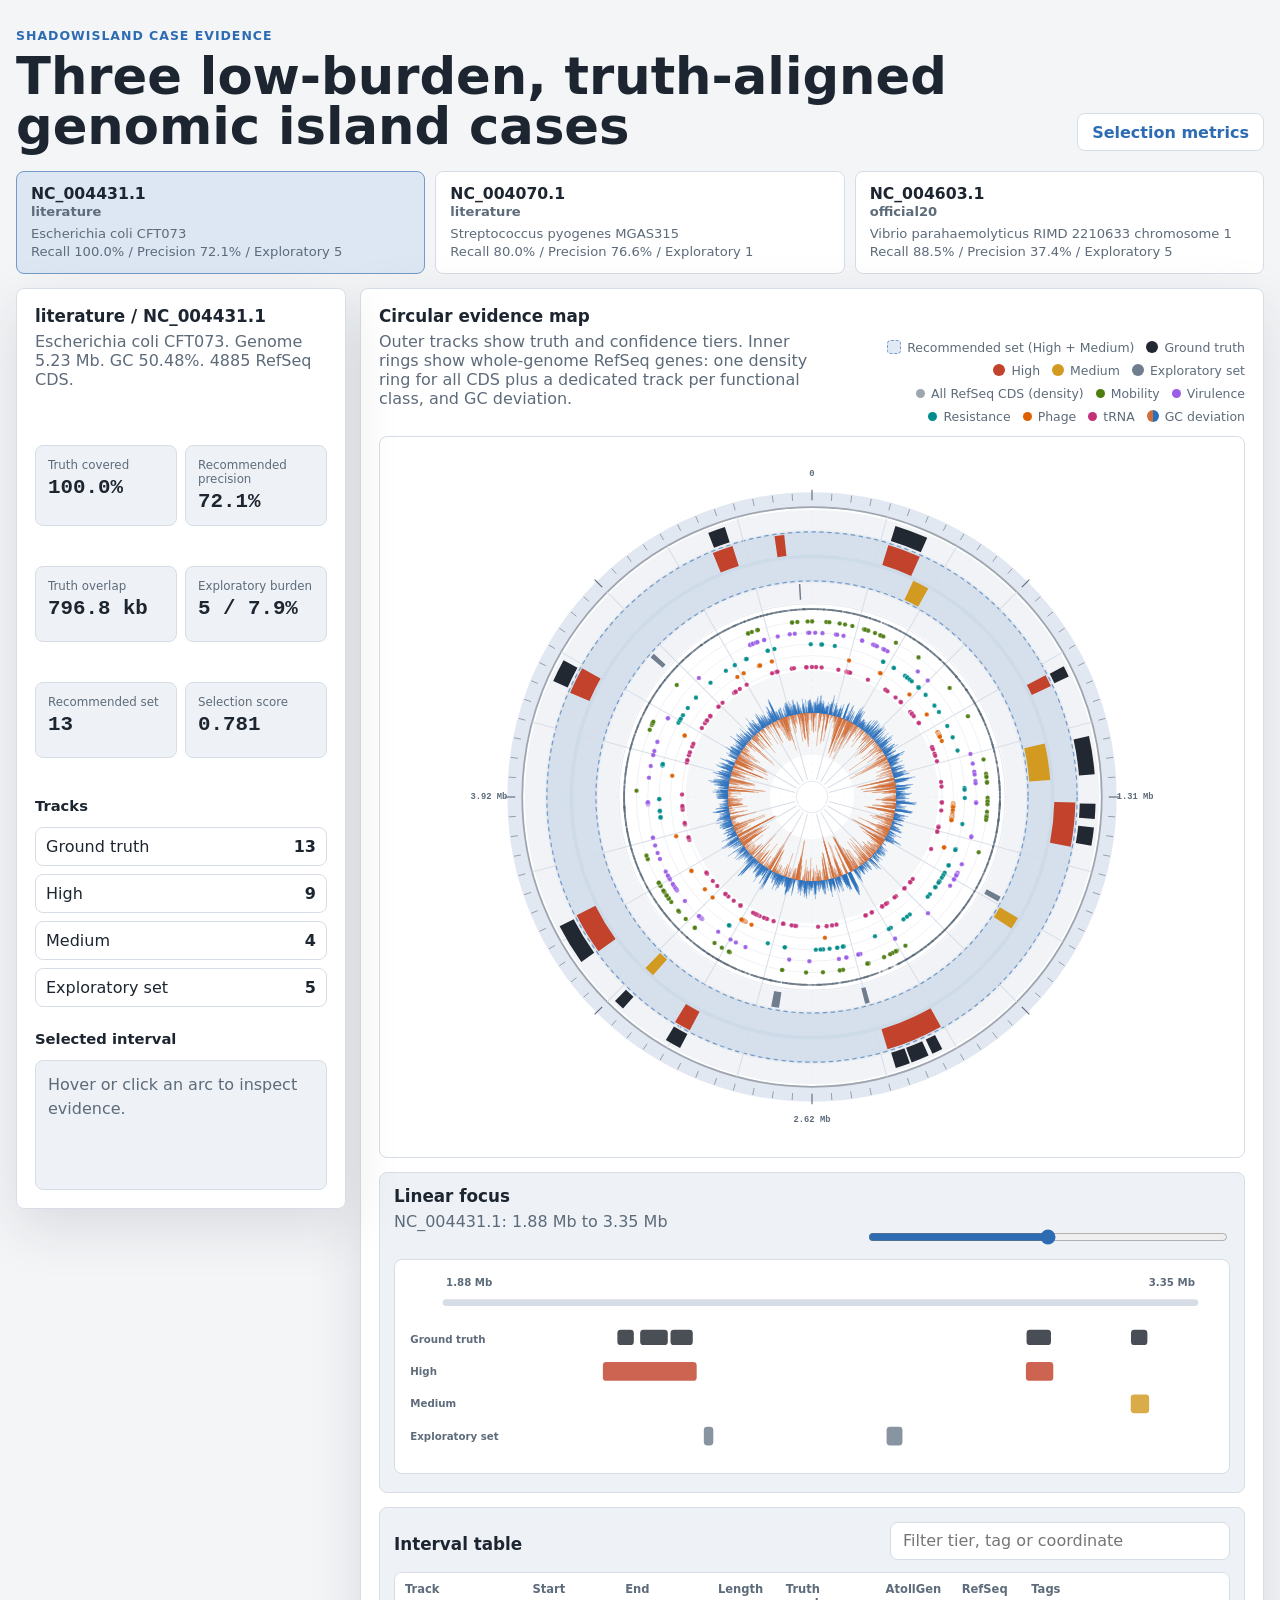
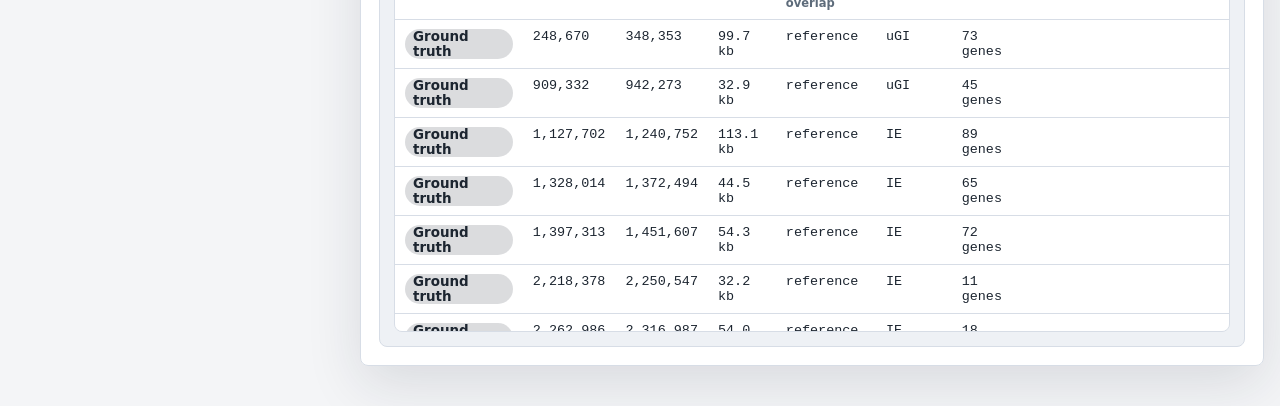
<file: shadowisland_tool/assets/web/canonical_case_circos/index.html>
<!doctype html>
<html lang="en">
  <head>
    <meta charset="utf-8" />
    <meta name="viewport" content="width=device-width, initial-scale=1" />
    <title>ShadowIsland Case Circos</title>
    <link rel="stylesheet" href="styles.css" />
  </head>
  <body>
    <main class="app-shell">
      <header class="topbar">
        <div>
          <p class="kicker">ShadowIsland case evidence</p>
          <h1>Three low-burden, truth-aligned genomic island cases</h1>
        </div>
        <div class="topbar-actions">
          <a class="text-link" href="selection_metrics.csv">Selection metrics</a>
        </div>
      </header>

      <section class="case-tabs" id="caseTabs" aria-label="Selected cases"></section>

      <section class="workspace">
        <aside class="side-panel">
          <section>
            <h2 id="caseTitle">Case</h2>
            <p id="caseSubtitle" class="muted"></p>
          </section>

          <section class="metric-grid" id="metricGrid" aria-label="Case metrics"></section>

          <section>
            <h3>Tracks</h3>
            <div class="track-controls" id="trackControls"></div>
          </section>

          <section>
            <h3>Selected interval</h3>
            <div id="selectionDetail" class="selection-detail muted">Hover or click an arc to inspect evidence.</div>
          </section>
        </aside>

        <section class="viewer-panel">
          <div class="viewer-header">
            <div>
              <h2>Circular evidence map</h2>
              <p>Outer tracks show truth and confidence tiers. Inner rings show whole-genome RefSeq genes: one density ring for all CDS plus a dedicated track per functional class, and GC deviation.</p>
            </div>
            <div class="legend" id="legend"></div>
          </div>

          <div class="circle-wrap">
            <svg id="circleMap" viewBox="0 0 820 820" role="img" aria-label="Circular genomic island map"></svg>
          </div>

          <div class="linear-panel">
            <div class="linear-header">
              <div>
                <h2>Linear focus</h2>
                <p id="focusLabel">Recommended intervals against curated truth.</p>
              </div>
              <input id="focusSlider" type="range" min="0" max="1000" value="500" />
            </div>
            <svg id="linearMap" viewBox="0 0 980 250" role="img" aria-label="Linear interval focus"></svg>
          </div>

          <div class="table-panel">
            <div class="table-header">
              <h2>Interval table</h2>
              <input id="searchBox" type="search" placeholder="Filter tier, tag or coordinate" />
            </div>
            <div class="table-wrap">
              <table>
                <thead>
                  <tr>
                    <th>Track</th>
                    <th>Start</th>
                    <th>End</th>
                    <th>Length</th>
                    <th>Truth overlap</th>
                    <th>AtollGen</th>
                    <th>RefSeq</th>
                    <th>Tags</th>
                  </tr>
                </thead>
                <tbody id="intervalTable"></tbody>
              </table>
            </div>
          </div>
        </section>
      </section>
    </main>

    <script src="case_data.js"></script>
    <script src="refseq_genes.js"></script>
    <script src="gc_windows.js"></script>
    <script src="app.js"></script>
  </body>
</html>
</file>
<file: shadowisland_tool/assets/web/canonical_case_circos/styles.css>
:root {
  color-scheme: light dark;
  --bg: #f4f5f7;
  --panel: #ffffff;
  --panel-soft: #eef1f5;
  --text: #1c2530;
  --muted: #5d6b7a;
  --line: #d7dde6;
  --accent: #2d6cb3;
  --truth: #222831;
  --high: #c2422b;
  --medium: #d29a21;
  --low: #6f7d8e;
  --mobility: #4d7c0f;
  --virulence: #9b5de5;
  --resistance: #008c8c;
  --phage: #dc5f00;
  --trna: #c2317a;
  --gc-pos: #2a6fbb;
  --gc-neg: #d06d38;
  --shadow: 0 18px 55px rgba(28, 37, 48, 0.12);
}

@media (prefers-color-scheme: dark) {
  :root {
    --bg: #121821;
    --panel: #18212c;
    --panel-soft: #202a36;
    --text: #e8eef5;
    --muted: #9fb0c0;
    --line: #2f3b48;
    --accent: #5b9bd9;
    --truth: #f0f4f1;
    --high: #f37a64;
    --medium: #e7b84e;
    --low: #9eabba;
    --mobility: #9acb54;
    --virulence: #c49cf5;
  --resistance: #4fc3c2;
  --phage: #ef9b56;
  --trna: #e06fa6;
    --gc-pos: #6aa6dd;
    --gc-neg: #e0915f;
    --shadow: 0 20px 60px rgba(0, 0, 0, 0.32);
  }
}

* {
  box-sizing: border-box;
}

body {
  margin: 0;
  background: var(--bg);
  color: var(--text);
  font-family:
    ui-sans-serif,
    system-ui,
    -apple-system,
    BlinkMacSystemFont,
    "Segoe UI",
    sans-serif;
}

button,
input {
  font: inherit;
}

.app-shell {
  width: min(1480px, calc(100% - 32px));
  margin: 0 auto;
  padding: 28px 0 40px;
}

.topbar {
  display: grid;
  grid-template-columns: minmax(0, 1fr) auto;
  gap: 24px;
  align-items: end;
  margin-bottom: 20px;
}

.kicker {
  margin: 0 0 8px;
  color: var(--accent);
  font-size: 0.78rem;
  font-weight: 750;
  letter-spacing: 0.08em;
  text-transform: uppercase;
}

h1,
h2,
h3,
p {
  margin-top: 0;
}

h1 {
  max-width: 940px;
  margin-bottom: 0;
  font-size: clamp(2rem, 4vw, 4.6rem);
  line-height: 0.98;
  letter-spacing: 0;
}

h2 {
  margin-bottom: 6px;
  font-size: 1.05rem;
  line-height: 1.15;
}

h3 {
  margin-bottom: 12px;
  font-size: 0.92rem;
  line-height: 1.15;
}

.muted,
.viewer-header p,
.linear-header p {
  color: var(--muted);
}

.topbar-actions {
  display: flex;
  justify-content: flex-end;
}

.text-link,
.case-tab,
.track-toggle {
  min-height: 38px;
  border: 1px solid var(--line);
  border-radius: 8px;
  background: var(--panel);
  color: var(--text);
  text-decoration: none;
  cursor: pointer;
}

.text-link {
  display: inline-flex;
  align-items: center;
  padding: 0 14px;
  color: var(--accent);
  font-weight: 700;
}

.case-tabs {
  display: grid;
  grid-template-columns: repeat(3, minmax(0, 1fr));
  gap: 10px;
  margin-bottom: 14px;
}

.case-tab {
  padding: 12px 14px;
  text-align: left;
  transition:
    border-color 160ms ease,
    background 160ms ease,
    transform 160ms ease;
}

.case-tab:hover,
.case-tab.active {
  border-color: color-mix(in srgb, var(--accent) 58%, var(--line));
  background: color-mix(in srgb, var(--panel) 84%, var(--accent));
}

.case-tab:active,
.track-toggle:active {
  transform: translateY(1px);
}

.case-tab strong {
  display: block;
  margin-bottom: 4px;
  font-size: 0.98rem;
}

.case-tab span {
  display: block;
  color: var(--muted);
  font-size: 0.82rem;
  line-height: 1.35;
}

.workspace {
  display: grid;
  grid-template-columns: 330px minmax(0, 1fr);
  gap: 14px;
  align-items: start;
}

.side-panel,
.viewer-panel {
  border: 1px solid var(--line);
  border-radius: 8px;
  background: color-mix(in srgb, var(--panel) 96%, transparent);
  box-shadow: var(--shadow);
}

.side-panel {
  position: sticky;
  top: 16px;
  display: grid;
  gap: 24px;
  padding: 18px;
}

.metric-grid {
  display: grid;
  grid-template-columns: 1fr 1fr;
  gap: 8px;
}

.metric {
  min-height: 76px;
  padding: 12px;
  border: 1px solid var(--line);
  border-radius: 8px;
  background: var(--panel-soft);
}

.metric dt {
  color: var(--muted);
  font-size: 0.74rem;
}

.metric dd {
  margin: 4px 0 0;
  font-family: ui-monospace, SFMono-Regular, Menlo, Consolas, monospace;
  font-size: 1.3rem;
  font-weight: 800;
}

.track-controls {
  display: grid;
  gap: 8px;
}

.track-toggle {
  display: flex;
  align-items: center;
  justify-content: space-between;
  gap: 10px;
  width: 100%;
  padding: 9px 10px;
}

.track-toggle[aria-pressed="false"] {
  opacity: 0.48;
}

.swatch {
  width: 12px;
  height: 12px;
  border-radius: 999px;
  background: var(--track-color);
}

.swatch.mini {
  width: 9px;
  height: 9px;
}

.swatch.mini.cds {
  background: color-mix(in srgb, var(--muted) 60%, transparent);
}

.swatch.split {
  background: linear-gradient(90deg, var(--gc-neg) 0 50%, var(--gc-pos) 50% 100%);
}

.swatch.recommend {
  width: 14px;
  height: 14px;
  border-radius: 4px;
  background: color-mix(in srgb, var(--accent) 14%, transparent);
  border: 1.4px dashed color-mix(in srgb, var(--accent) 60%, transparent);
}

.selection-detail {
  min-height: 130px;
  padding: 12px;
  border: 1px solid var(--line);
  border-radius: 8px;
  background: var(--panel-soft);
  line-height: 1.5;
}

.selection-detail strong {
  display: block;
  margin-bottom: 8px;
  color: var(--text);
}

.selection-detail dl {
  display: grid;
  grid-template-columns: 90px minmax(0, 1fr);
  gap: 4px 10px;
  margin: 0;
}

.selection-detail dt {
  color: var(--muted);
}

.selection-detail dd {
  margin: 0;
  overflow-wrap: anywhere;
}

.viewer-panel {
  padding: 18px;
}

.viewer-header,
.linear-header,
.table-header {
  display: flex;
  align-items: end;
  justify-content: space-between;
  gap: 18px;
  margin-bottom: 12px;
}

.legend {
  display: flex;
  flex-wrap: wrap;
  justify-content: flex-end;
  gap: 8px 12px;
  color: var(--muted);
  font-size: 0.78rem;
}

.legend-item {
  display: inline-flex;
  align-items: center;
  gap: 6px;
  white-space: nowrap;
}

.circle-wrap {
  display: grid;
  place-items: center;
  min-height: 660px;
  border: 1px solid var(--line);
  border-radius: 8px;
  background: #ffffff;
}

#circleMap {
  width: min(100%, 720px);
  height: auto;
  overflow: visible;
}

.outer-band,
.genome-ring {
  fill: none;
}

.outer-band {
  stroke: color-mix(in srgb, var(--accent) 14%, var(--line));
  stroke-width: 18;
  opacity: 0.45;
}

.genome-ring {
  stroke: color-mix(in srgb, var(--line) 70%, var(--text));
  stroke-width: 2;
}

.inner-field {
  fill: var(--panel);
  stroke: color-mix(in srgb, var(--line) 72%, transparent);
  stroke-width: 1;
}

.hub {
  fill: var(--panel);
  stroke: color-mix(in srgb, var(--line) 76%, transparent);
  stroke-width: 1;
}

.radial-grid {
  stroke: color-mix(in srgb, var(--line) 100%, transparent);
  stroke-width: 1.2;
  opacity: 0.9;
}

.spoke {
  stroke: color-mix(in srgb, var(--line) 60%, transparent);
  stroke-width: 1;
  stroke-dasharray: 2 6;
  opacity: 0.6;
}

.track-bed {
  fill: none;
  stroke: color-mix(in srgb, var(--line) 58%, transparent);
  opacity: 0.62;
}

.recommend-band {
  fill: none;
  stroke: color-mix(in srgb, var(--accent) 14%, transparent);
}

.recommend-edge {
  fill: none;
  stroke: color-mix(in srgb, var(--accent) 60%, transparent);
  stroke-width: 1.4;
  stroke-dasharray: 5 4;
}

.cds-bed {
  fill: none;
  stroke: color-mix(in srgb, var(--line) 64%, transparent);
  stroke-width: 1;
  opacity: 0.7;
}

.gc-track {
  fill: none;
  stroke: color-mix(in srgb, var(--line) 55%, transparent);
  opacity: 0.5;
}

.gc-baseline {
  fill: none;
  stroke: color-mix(in srgb, var(--muted) 55%, transparent);
  stroke-width: 1.1;
  stroke-dasharray: 3 4;
  opacity: 0.85;
}

.gc-step {
  fill: color-mix(in srgb, var(--gc-color) 62%, transparent);
  stroke: var(--gc-color);
  stroke-width: 0.8;
  stroke-linejoin: miter;
  stroke-linecap: butt;
  opacity: 0.92;
  cursor: pointer;
  transition:
    opacity 160ms ease,
    fill 160ms ease;
}

.gc-step:hover {
  opacity: 1;
  fill: color-mix(in srgb, var(--gc-color) 82%, transparent);
}

.gc-spike {
  fill: none;
  stroke-width: 0.55;
  stroke-linecap: butt;
  opacity: 0.9;
}

.gc-spike-pos {
  stroke: var(--gc-pos);
}

.gc-spike-neg {
  stroke: var(--gc-neg);
}

.ruler-tick {
  stroke: color-mix(in srgb, var(--muted) 66%, transparent);
  stroke-width: 1;
}

.ruler-tick.major {
  stroke: var(--muted);
  stroke-width: 1.3;
}

.track-arc {
  fill: none;
  stroke: var(--track-color);
  stroke-linecap: butt;
  cursor: pointer;
  transition:
    opacity 160ms ease,
    stroke-width 160ms ease;
}

.track-arc:hover,
.track-arc.selected {
  opacity: 1;
  stroke-width: calc(var(--track-width) + 7px);
}

.axis-label,
.coord-label {
  fill: var(--muted);
  font-size: 12px;
  font-weight: 700;
}

.coord-label {
  font-family: ui-monospace, SFMono-Regular, Menlo, Consolas, monospace;
  font-size: 10px;
}

.cds-dot {
  fill: color-mix(in srgb, var(--muted) 50%, transparent);
  opacity: 0.5;
}

.track-tag {
  fill: var(--tag-color);
  font-size: 7.5px;
  font-weight: 800;
  paint-order: stroke;
  stroke: color-mix(in srgb, var(--panel) 88%, transparent);
  stroke-width: 2.4px;
  letter-spacing: 0.02em;
}

.func-dot {
  fill: var(--feature-color);
  stroke: color-mix(in srgb, var(--panel) 70%, transparent);
  stroke-width: 0.5;
  opacity: 0.95;
  cursor: pointer;
  transition: r 140ms ease;
}

.func-dot:hover {
  r: 4;
  opacity: 1;
}

.linear-panel,
.table-panel {
  margin-top: 14px;
  padding: 14px;
  border: 1px solid var(--line);
  border-radius: 8px;
  background: var(--panel-soft);
}

.linear-header input {
  width: min(360px, 42vw);
  accent-color: var(--accent);
}

#linearMap {
  width: 100%;
  height: auto;
  border: 1px solid var(--line);
  border-radius: 8px;
  background: var(--panel);
}

.linear-base {
  stroke: var(--line);
  stroke-width: 8;
  stroke-linecap: round;
}

.linear-interval {
  cursor: pointer;
  rx: 4;
}

.table-header input {
  width: min(340px, 42vw);
  min-height: 38px;
  padding: 0 12px;
  border: 1px solid var(--line);
  border-radius: 8px;
  background: var(--panel);
  color: var(--text);
}

.table-wrap {
  max-height: 360px;
  overflow: auto;
  border: 1px solid var(--line);
  border-radius: 8px;
  background: var(--panel);
}

table {
  width: 100%;
  border-collapse: collapse;
  font-size: 0.84rem;
}

th,
td {
  padding: 9px 10px;
  border-bottom: 1px solid var(--line);
  text-align: left;
  vertical-align: top;
}

th {
  position: sticky;
  top: 0;
  background: var(--panel);
  color: var(--muted);
  font-size: 0.72rem;
  z-index: 1;
}

td {
  font-family: ui-monospace, SFMono-Regular, Menlo, Consolas, monospace;
}

tr.selected-row td {
  background: color-mix(in srgb, var(--accent) 13%, transparent);
}

.tier-pill {
  display: inline-flex;
  align-items: center;
  min-height: 22px;
  padding: 0 8px;
  border-radius: 999px;
  background: color-mix(in srgb, var(--tier-color) 16%, transparent);
  color: var(--text);
  font-family: ui-sans-serif, system-ui, sans-serif;
  font-weight: 800;
}

@media (max-width: 980px) {
  .topbar,
  .workspace,
  .case-tabs {
    grid-template-columns: 1fr;
  }

  .side-panel {
    position: static;
  }

  .viewer-header,
  .linear-header,
  .table-header {
    align-items: stretch;
    flex-direction: column;
  }

  .linear-header input,
  .table-header input {
    width: 100%;
  }

  .circle-wrap {
    min-height: 480px;
  }
}

@media (prefers-reduced-motion: reduce) {
  *,
  *::before,
  *::after {
    scroll-behavior: auto !important;
    transition: none !important;
  }
}
</file>
